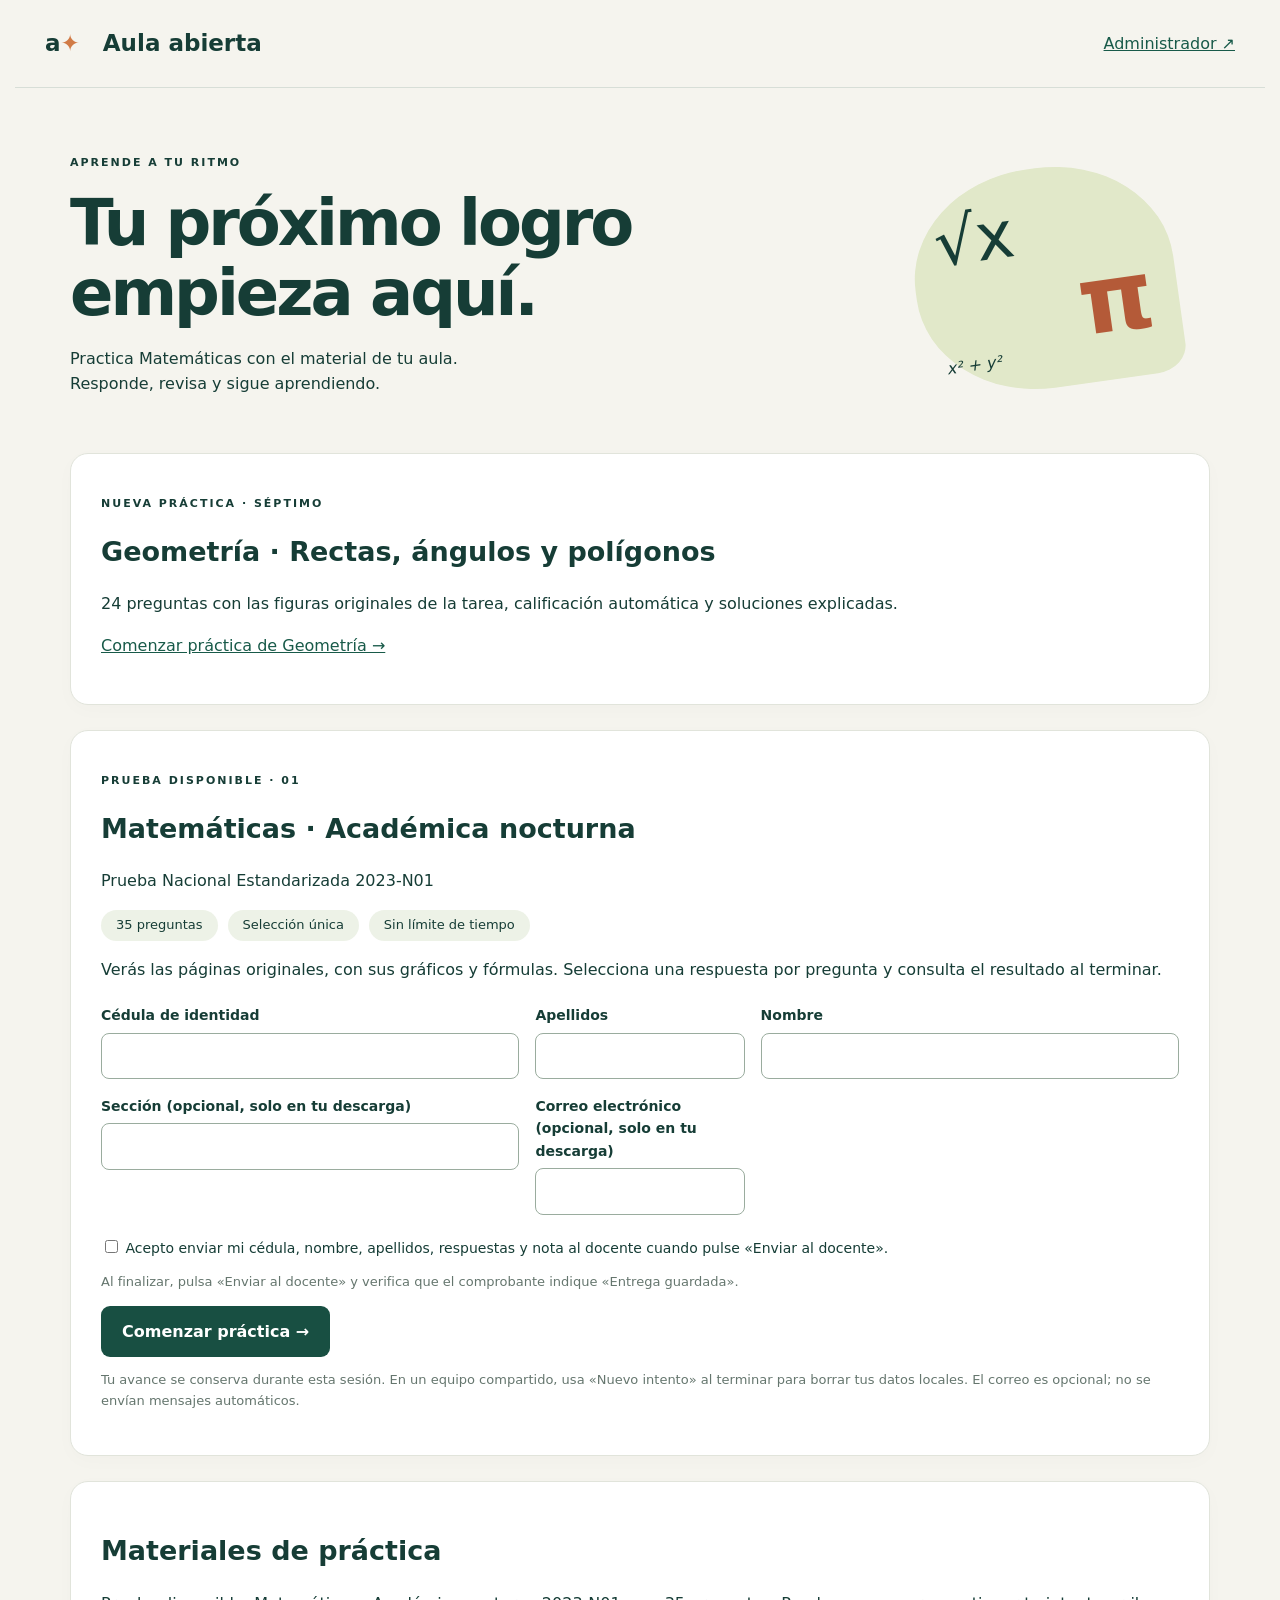
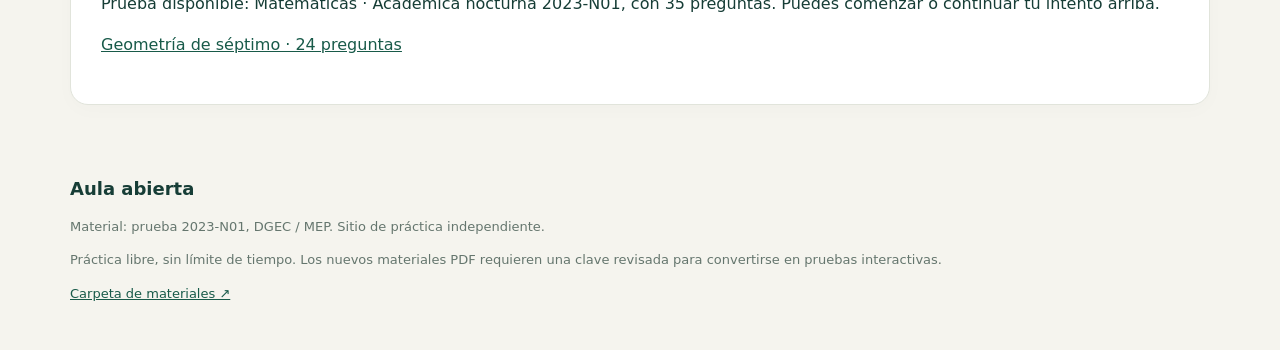
<file: index.html>
<!doctype html><html lang="es"><head><meta charset="utf-8"><meta name="viewport" content="width=device-width,initial-scale=1"><title>Aula abierta · Matemáticas</title><link rel="stylesheet" href="style.css?v=4"></head><body><header><a class="brand" href="./">a<span>✦</span> Aula abierta</a><a href="https://docs.google.com/spreadsheets/d/1QzHzwCneJ1lvs6Nx8h6u_sttCNi8G5m4pQk2UUp6ONw/edit" target="_blank" rel="noopener noreferrer">Administrador ↗</a></header><main><section class="hero"><div><p class="eyebrow">APRENDE A TU RITMO</p><h1>Tu próximo logro<br>empieza aquí.</h1><p>Practica Matemáticas con el material de tu aula.<br>Responde, revisa y sigue aprendiendo.</p></div><div class="hero-art" aria-hidden="true"><span>√x</span><b>π</b><i>x² + y²</i></div></section><section class="card"><p class="eyebrow">NUEVA PRÁCTICA · SÉPTIMO</p><h2>Geometría · Rectas, ángulos y polígonos</h2><p>24 preguntas con las figuras originales de la tarea, calificación automática y soluciones explicadas.</p><p><a href="geometria-7/">Comenzar práctica de Geometría →</a></p></section><section id="intro" class="card"><p class="eyebrow">PRUEBA DISPONIBLE · 01</p><h2>Matemáticas · Académica nocturna</h2><p>Prueba Nacional Estandarizada 2023-N01</p><div class="tags"><span>35 preguntas</span><span>Selección única</span><span>Sin límite de tiempo</span></div><p>Verás las páginas originales, con sus gráficos y fórmulas. Selecciona una respuesta por pregunta y consulta el resultado al terminar.</p><form id="student-form"><div class="student-fields"><label>Cédula de identidad<input id="student-id" name="id" autocomplete="off" maxlength="30" minlength="3" required></label><label>Apellidos<input id="student-surname" name="surname" autocomplete="family-name" maxlength="120" required></label><label>Nombre<input id="student-name" name="name" autocomplete="given-name" maxlength="120" required></label><label>Sección (opcional, solo en tu descarga)<input id="student-section" name="section" maxlength="40"></label><label>Correo electrónico (opcional, solo en tu descarga)<input id="student-email" name="email" type="email" autocomplete="email" maxlength="160"></label></div><label id="consent-label"><input id="consent" type="checkbox"> Acepto enviar mi cédula, nombre, apellidos, respuestas y nota al docente cuando pulse «Enviar al docente».</label></form><p id="connection-status" class="muted" role="status">Al finalizar, pulsa «Enviar al docente» y verifica que el comprobante indique «Entrega guardada».</p><button id="start">Comenzar práctica →</button><p class="muted">Tu avance se conserva durante esta sesión. En un equipo compartido, usa «Nuevo intento» al terminar para borrar tus datos locales. El correo es opcional; no se envían mensajes automáticos.</p></section><section id="exam" hidden><div class="exam-top"><div><p class="eyebrow">MATEMÁTICAS / 2023-N01</p><h2 id="position"></h2></div><span id="progress" role="status"></span></div><progress id="bar" max="35" value="0"></progress><div class="layout"><div class="paper"><p>Consulta la pregunta indicada en esta página original.</p><p id="page-error" role="alert" hidden>No se pudo cargar la página. Comprueba tu conexión o abre la imagen en tamaño completo.</p><img id="page" alt="Página original del examen"><a id="enlarge" target="_blank" rel="noopener">Abrir página en tamaño completo ↗</a></div><aside class="card"><h3 id="question"></h3><fieldset id="options"><legend>Selecciona una respuesta</legend></fieldset><p id="feedback" aria-live="polite"></p><div class="nav"><button id="prev" class="secondary">← Anterior</button><button id="next">Siguiente →</button></div><h3>Hoja de respuestas</h3><div id="grid"></div><p class="muted">Verde: respondida · Borde oscuro: pregunta actual</p><button id="finish">Finalizar y revisar</button><div id="confirm" hidden><p id="confirm-text"></p><button id="confirm-finish">Sí, finalizar</button> <button id="cancel" class="secondary">Continuar</button></div></aside></div></section><section id="results" class="card" hidden><p class="eyebrow">PRÁCTICA COMPLETADA</p><h2 id="score"></h2><p id="summary"></p><p>La clave fue resuelta para esta práctica a partir del documento; no es una clave oficial del MEP.</p><p id="submission" role="status"></p><button id="send-result" hidden>Enviar al docente</button> <button id="review">Revisar respuestas</button> <button id="download" class="secondary">Descargar resultado</button> <button id="reset" class="secondary">Nuevo intento</button></section><section id="materials" class="card"><h2>Materiales de práctica</h2><p id="materials-status">Prueba disponible: Matemáticas · Académica nocturna 2023-N01, con 35 preguntas. Puedes comenzar o continuar tu intento arriba.</p><p><a href="geometria-7/">Geometría de séptimo · 24 preguntas</a></p><ul id="materials-list"></ul></section><footer><strong>Aula abierta</strong><p>Material: prueba 2023-N01, DGEC / MEP. Sitio de práctica independiente.</p><p>Práctica libre, sin límite de tiempo. Los nuevos materiales PDF requieren una clave revisada para convertirse en pruebas interactivas.</p><a href="https://drive.google.com/drive/folders/1rQohvZ-n-ZqSDYFWYkgJa3CMYLFz-aXT" target="_blank" rel="noopener">Carpeta de materiales ↗</a></footer></main><dialog id="reset-dialog"><h2>¿Comenzar otro intento?</h2><p>Se borrarán las respuestas y tus datos de este navegador. Descarga el resultado antes de continuar. Un envío ya recibido por el docente se conserva en su registro.</p><button id="cancel-reset" class="secondary">Cancelar</button> <button id="confirm-reset">Borrar y comenzar</button></dialog><script src="config.js?v=4"></script><script src="app.js?v=4"></script><script src="enhancements.js?v=4"></script></body></html>
</file>
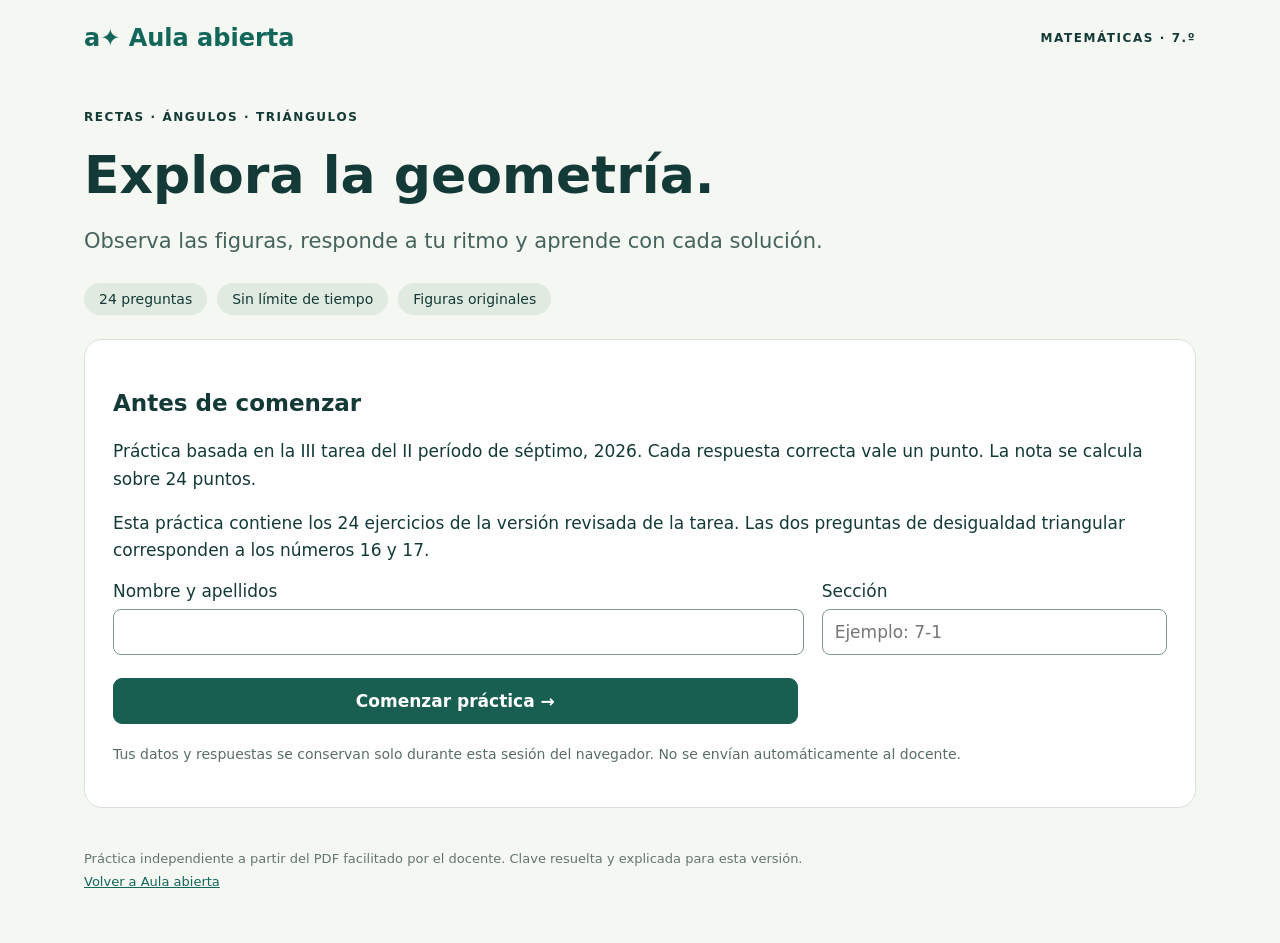
<file: geometria-7/index.html>
<!doctype html><html lang="es"><head><meta charset="utf-8"><meta name="viewport" content="width=device-width,initial-scale=1"><title>Geometría de séptimo · Aula abierta</title><link rel="stylesheet" href="style.css"></head><body><header><a href="../">a✦ Aula abierta</a><span>MATEMÁTICAS · 7.º</span></header><main><section id="intro"><p class="eyebrow">RECTAS · ÁNGULOS · TRIÁNGULOS</p><h1>Explora la geometría.</h1><p class="lead">Observa las figuras, responde a tu ritmo y aprende con cada solución.</p><div class="tags"><span>24 preguntas</span><span>Sin límite de tiempo</span><span>Figuras originales</span></div><div class="card"><h2>Antes de comenzar</h2><p>Práctica basada en la III tarea del II período de séptimo, 2026. Cada respuesta correcta vale un punto. La nota se calcula sobre 24 puntos.</p><p>Esta práctica contiene los 24 ejercicios de la versión revisada de la tarea. Las dos preguntas de desigualdad triangular corresponden a los números 16 y 17.</p><form id="identity"><label>Nombre y apellidos<input name="student" id="student" autocomplete="name" maxlength="120" required></label><label>Sección<input name="section" id="section" maxlength="30" required placeholder="Ejemplo: 7-1"></label><button type="submit">Comenzar práctica →</button></form><p class="muted">Tus datos y respuestas se conservan solo durante esta sesión del navegador. No se envían automáticamente al docente.</p></div></section><section id="exam" hidden><div class="top"><div><p class="eyebrow">PRÁCTICA DE GEOMETRÍA</p><h1 id="position" tabindex="-1"></h1></div><p id="progress" role="status"></p></div><progress id="bar" max="24"></progress><div class="columns"><article class="card"><h2 id="prompt"></h2><img id="figure" alt="Figura geométrica original de la pregunta"><fieldset id="options"><legend>Selecciona una respuesta</legend></fieldset><div class="nav"><button id="previous" class="secondary">← Anterior</button><button id="next">Siguiente →</button></div></article><aside class="card"><h2>Tu recorrido</h2><div id="grid" aria-label="Preguntas"></div><p class="muted">✓ Respondida · Borde oscuro: pregunta actual</p><button id="finish">Finalizar y calificar</button><p>Podrás revisar las soluciones al terminar.</p></aside></div></section><section id="results" hidden><p class="eyebrow">PRÁCTICA COMPLETADA</p><h1 id="score"></h1><p id="summary" class="lead"></p><div class="card"><h2>Guarda tu resultado</h2><p>Descarga el archivo CSV para conservar tus respuestas y tu nota. Puedes abrirlo en Excel.</p><button id="download">Descargar resultado</button><button id="print" class="secondary">Imprimir / guardar PDF</button></div><h2>Revisa y aprende</h2><div id="review"></div><button id="reset" class="secondary">Borrar datos y comenzar de nuevo</button></section><p id="notice" role="status"></p><footer>Práctica independiente a partir del PDF facilitado por el docente. Clave resuelta y explicada para esta versión.<br><a href="../">Volver a Aula abierta</a></footer></main><dialog id="confirm"><h2>¿Finalizar la práctica?</h2><p id="confirmation"></p><button id="accept">Sí, calificar</button><button id="cancel" class="secondary">Seguir respondiendo</button></dialog><dialog id="reset-dialog"><h2>¿Borrar este intento?</h2><p>Descarga tu resultado antes de continuar. Se borrarán tus datos y respuestas de esta sesión.</p><button id="accept-reset">Borrar y comenzar</button><button id="cancel-reset" class="secondary">Cancelar</button></dialog><script src="data.js?v=2"></script><script src="app.js?v=2"></script></body></html>
</file>
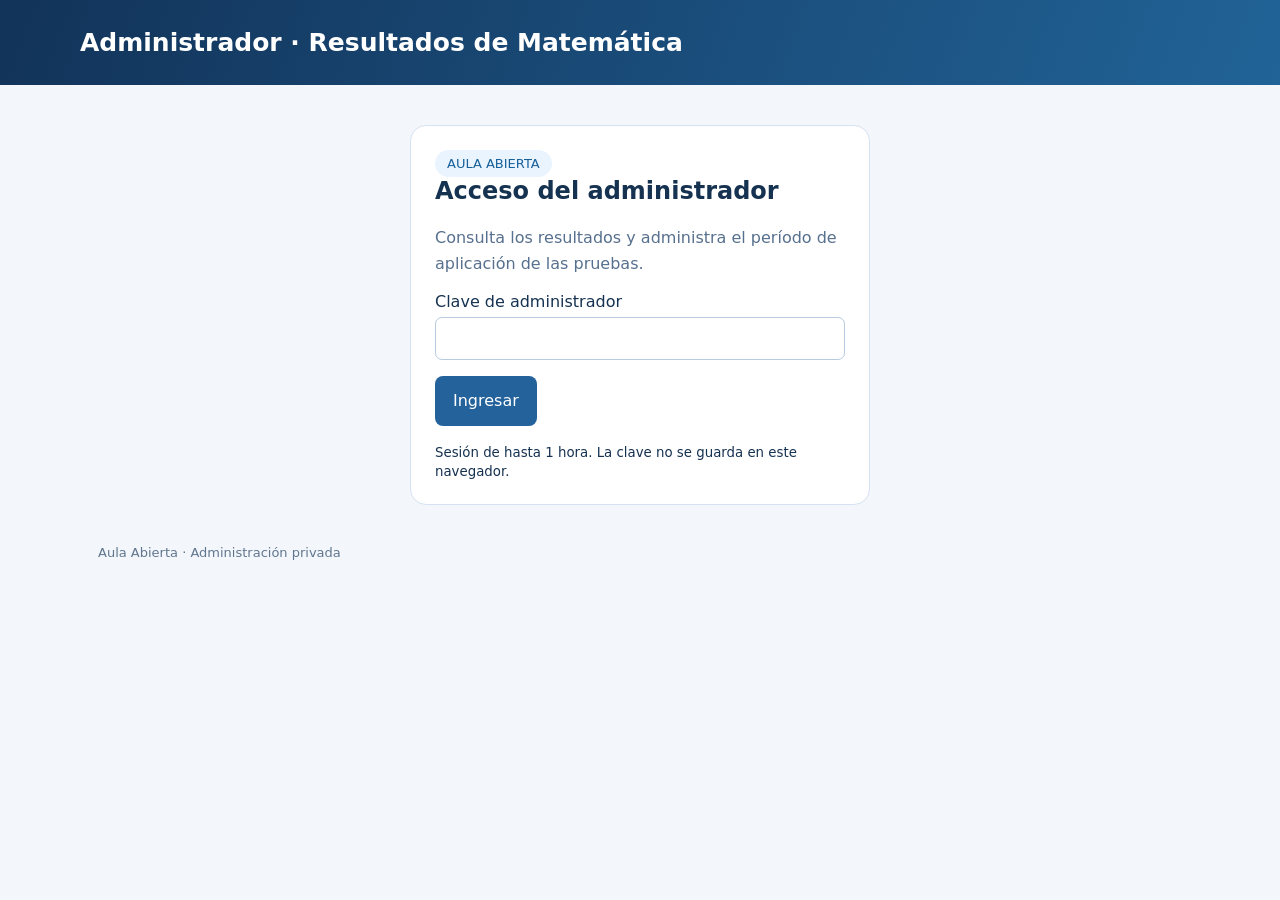
<file: admin-apps-script/Admin.html>
<!doctype html><html lang="es"><head><meta charset="utf-8"><style>
*{box-sizing:border-box}body{margin:0;font:16px system-ui;color:#163251;background:#f3f6fb}header{background:linear-gradient(110deg,#123359,#216397);color:white;padding:28px max(20px,calc((100% - 1120px)/2));}h1{font-size:25px;margin:0}main{max-width:1120px;margin:26px auto;padding:0 18px}section,.card{background:white;border:1px solid #d6e2f1;border-radius:16px;padding:24px;margin-bottom:20px}h2{margin-top:0}p{line-height:1.6;color:#57708e}button{border:0;border-radius:8px;background:#24629c;color:white;padding:12px 18px;cursor:pointer;font:inherit}button:hover{background:#143e6a}button:disabled{opacity:.6;cursor:wait}input,select{font:inherit;border:1px solid #b8cbe0;border-radius:7px;padding:11px;max-width:100%;background:white;color:#163251}label{display:block;margin:14px 0 6px}.grid{display:grid;grid-template-columns:repeat(auto-fit,minmax(260px,1fr));gap:18px}.badge{display:inline-block;border-radius:25px;background:#eaf4ff;color:#17609a;padding:6px 12px;font-size:13px}.on{background:#e6f5ed;color:#216844}.muted{background:#edf0f5;color:#576679}.actions{display:flex;gap:12px;flex-wrap:wrap;align-items:center}.secondary{background:#e9f1fa;color:#174e81}.stat{font-size:30px;font-weight:700;display:block}.metric{background:#f4f7fc;padding:18px;border-radius:10px}#message{white-space:pre-wrap}#loginPanel{max-width:460px;margin:40px auto}#loginPanel input{width:100%}[hidden]{display:none!important}.tablewrap{overflow:auto}table{width:100%;border-collapse:collapse;font-size:14px}td,th{text-align:left;padding:12px;border-bottom:1px solid #e2e9f1;white-space:nowrap}th{background:#f1f6fc}meter{width:100%;height:24px}footer{font-size:13px;color:#61768e;margin:20px 0}
</style></head><body><header><h1>Administrador · Resultados de Matemática</h1></header><main><p id="message" role="status" aria-live="polite"></p><section id="loginPanel"><span class="badge">AULA ABIERTA</span><h2>Acceso del administrador</h2><p>Consulta los resultados y administra el período de aplicación de las pruebas.</p><form id="loginForm"><label for="password">Clave de administrador</label><input id="password" type="password" autocomplete="current-password" required maxlength="256"><p><button>Ingresar</button></p></form><small>Sesión de hasta 1 hora. La clave no se guarda en este navegador.</small></section>
<div id="app" hidden><section><div class="actions"><h2 style="flex:1;margin:0">Resultados de las pruebas</h2><button class="secondary" id="refresh">Actualizar</button><button class="secondary" id="exit">Cerrar sesión</button></div><p>Selecciona una prueba para ver resultados o habilitar su aplicación.</p><label for="level">Nivel</label><select id="level"><option value="">Todos los niveles</option><option>Séptimo</option><option>Educación Abierta</option></select></section><div id="cards" class="grid"></div>
<section id="settings" hidden><h2 id="settingsTitle"></h2><form id="settingsForm"><label for="mode">Disponibilidad</label><select id="mode"><option value="disabled">Deshabilitada</option><option value="enabled">Habilitada</option><option value="scheduled">Programada</option></select><div id="dates" hidden><p>Fechas en la zona horaria de este dispositivo: <strong id="timezone"></strong>.</p><label for="start">Apertura</label><input type="datetime-local" id="start"><label for="end">Cierre</label><input type="datetime-local" id="end"></div><p><button>Guardar disponibilidad</button></p></form><p>Los cambios se aplican al servicio nuevo. Las páginas antiguas deben estar conectadas a este servicio para respetarlos.</p></section>
<section id="report" hidden><h2 id="reportTitle"></h2><p>Estadísticas por entrega; una persona puede registrar más de un intento.</p><div class="grid" id="metrics"></div><h3>Distribución de notas</h3><div id="histogram"></div><div class="actions"><label for="search">Buscar estudiante</label><input id="search" type="search" placeholder="Nombre o identificación"><button id="csv">Descargar CSV</button></div><p id="count"></p><div class="tablewrap"><table><thead><tr><th>Fecha</th><th>Identificación</th><th>Estudiante</th><th>Aciertos</th><th>Nota / 100</th><th>Sin responder</th></tr></thead><tbody id="rows"></tbody></table></div></section></div><footer>Aula Abierta · Administración privada</footer></main>
<script>
let token='',exams=[],selected='',reportId='',reportRows=[];const $=id=>document.getElementById(id);const fmt=n=>n===null?'—':Number(n).toLocaleString('es-CR',{maximumFractionDigits:1});
function notice(t){$('message').textContent=t;}
function call(name,...args){return new Promise((resolve,reject)=>google.script.run.withSuccessHandler(resolve).withFailureHandler(reject)[name](...args));}
async function task(fn){document.querySelectorAll('button').forEach(b=>b.disabled=true);notice('Procesando…');try{await fn();notice('');}catch(e){notice(e.message||'No se pudo completar la operación.');if(/Sesión vencida/.test(e.message))clear();}finally{document.querySelectorAll('button').forEach(b=>b.disabled=false);}}
function clear(){token='';reportRows=[];$('rows').replaceChildren();$('report').hidden=true;$('settings').hidden=true;$('app').hidden=true;$('loginPanel').hidden=false;}
$('loginForm').onsubmit=e=>{e.preventDefault();task(async()=>{const password=$('password').value;$('password').value='';token=await call('login',password);exams=await call('dashboard',token);$('loginPanel').hidden=true;$('app').hidden=false;render();});};
$('exit').onclick=()=>task(async()=>{try{await call('logout',token);}finally{clear();}});
$('refresh').onclick=()=>task(async()=>{exams=await call('dashboard',token);render();if(!$('report').hidden)await showResults(reportId);});$('level').onchange=render;
function node(tag,text,cls){let n=document.createElement(tag);n.textContent=text;if(cls)n.className=cls;return n;}
function render(){$('cards').replaceChildren();exams.filter(x=>!$('level').value||x.level===$('level').value).forEach(x=>{let c=node('article','','card');c.append(node('span','MATEMÁTICA','badge'),node('h3',x.title),node('p',x.level),node('p',x.enabled?'Habilitada':x.mode==='scheduled'?'Programada · cerrada ahora':'Deshabilitada','badge '+(x.enabled?'on':'muted')));let a=node('div','','actions'),r=node('button','Ver resultados →'),s=node('button','Habilitar o programar','secondary');r.onclick=()=>task(()=>showResults(x.id));s.onclick=()=>{selected=x.id;$('settingsTitle').textContent=x.title;$('mode').value=x.mode;$('start').value=local(x.start);$('end').value=local(x.end);$('mode').onchange();$('settings').hidden=false;$('settings').scrollIntoView({behavior:'smooth'});};a.append(r,s);c.append(a);$('cards').append(c);});}
function local(s){if(!s)return '';let d=new Date(s);return new Date(d.getTime()-d.getTimezoneOffset()*60000).toISOString().slice(0,16);}
$('timezone').textContent=Intl.DateTimeFormat().resolvedOptions().timeZone;$('mode').onchange=()=>{let scheduled=$('mode').value==='scheduled';$('dates').hidden=!scheduled;$('start').required=scheduled;$('end').required=scheduled;};
$('settingsForm').onsubmit=e=>{e.preventDefault();task(async()=>{const scheduled=$('mode').value==='scheduled';exams=await call('saveExam',token,selected,{mode:$('mode').value,start:scheduled?new Date($('start').value).toISOString():'',end:scheduled?new Date($('end').value).toISOString():''});render();$('settings').hidden=true;});};
async function showResults(id){reportId=id;const r=await call('results',token,id);reportRows=r.rows;$('reportTitle').textContent=exams.find(x=>x.id===id).title;$('metrics').replaceChildren();[['Entregas',r.stats.attempts],['Promedio',r.stats.average],['Nota mínima',r.stats.min],['Nota máxima',r.stats.max]].forEach(([label,value])=>{let d=node('div',label,'metric');d.append(node('strong',fmt(value),'stat'));$('metrics').append(d);});$('histogram').replaceChildren();r.stats.hist.forEach((n,i)=>{let d=node('div',`${i*20}–${i===4?100:i*20+19}: ${n} entregas`),m=document.createElement('meter');m.max=Math.max(1,r.stats.attempts);m.value=n;m.setAttribute('aria-label',d.textContent);d.append(m);$('histogram').append(d);});$('search').value='';rows();$('report').hidden=false;$('report').scrollIntoView({behavior:'smooth'});}
function filtered(){let q=$('search').value.toLocaleLowerCase();return reportRows.filter(r=>(r.name+' '+r.id).toLocaleLowerCase().includes(q));}
function rows(){$('rows').replaceChildren();filtered().forEach(r=>{let tr=document.createElement('tr');[new Date(r.date).toLocaleString('es-CR'),r.id,r.name,r.correct+'/'+r.total,fmt(r.score),r.blank].forEach(v=>tr.append(node('td',v)));$('rows').append(tr);});$('count').textContent=filtered().length+' entregas encontradas';}
$('search').oninput=rows;$('csv').onclick=()=>{const safe=v=>'"'+String(v??'').replace(/^[=+@\-]/,"'$&").replace(/"/g,'""')+'"';const data=[['Fecha','Identificación','Estudiante','Aciertos','Total','Nota','Sin responder'],...filtered().map(r=>[r.date,r.id,r.name,r.correct,r.total,r.score,r.blank])].map(r=>r.map(safe).join(',')).join('\r\n');const url=URL.createObjectURL(new Blob(['\ufeff'+data],{type:'text/csv;charset=utf-8'}));let a=document.createElement('a');a.href=url;a.download='resultados-'+reportId+'.csv';a.click();setTimeout(()=>URL.revokeObjectURL(url),1000);};
</script></body></html>
</file>
<file: style.css>
*{box-sizing:border-box}body{margin:0;background:#f5f4ee;color:#163d36;font:16px/1.6 system-ui,sans-serif}header{max-width:1250px;margin:auto;padding:25px 30px;display:flex;justify-content:space-between;align-items:center;border-bottom:1px solid #d7ded7}header>span,.eyebrow{font-size:11px;letter-spacing:2px;font-weight:750}.brand{font-size:23px;font-weight:800;text-decoration:none;color:inherit}.brand span{color:#d17b46;margin-right:15px}main{max-width:1190px;margin:auto;padding:0 25px}.hero{display:flex;align-items:center;justify-content:space-between;padding:55px 0 40px}h1{font-size:clamp(36px,5vw,64px);line-height:1.08;letter-spacing:-3px;margin:18px 0}h2{font-size:27px;line-height:1.25}.hero-art{width:260px;height:220px;position:relative;background:#e1e8c9;border-radius:48% 48% 12% 48%;transform:rotate(-8deg);margin-right:35px}.hero-art span{font-size:65px;position:absolute;left:25px;top:10px}.hero-art b{font-size:95px;position:absolute;right:25px;bottom:5px;color:#b45a38}.hero-art i{position:absolute;bottom:20px;left:20px}.card{background:#fff;border:1px solid #e1e4db;border-radius:18px;padding:30px;margin-bottom:25px;box-shadow:0 5px 20px #163d3605}.tags{display:flex;gap:10px;flex-wrap:wrap}.tags span{background:#edf2e7;border-radius:30px;padding:5px 15px;font-size:13px}button{font:inherit;font-weight:650;background:#184f42;color:white;padding:12px 20px;border:1px solid transparent;border-radius:9px;cursor:pointer}button:hover{filter:brightness(.9)}button:disabled{opacity:.4;cursor:default}.secondary{background:#f0f3eb;color:#163d36}a{color:#185a49}button:focus-visible,a:focus-visible,input:focus-visible{outline:3px solid #c87b42;outline-offset:3px}.muted,footer{font-size:13px;color:#65766e}.exam-top{display:flex;align-items:center;justify-content:space-between;margin-top:30px}progress{width:100%;height:8px;accent-color:#326a55;margin-bottom:25px}.layout{display:grid;grid-template-columns:minmax(0,1fr) 340px;gap:25px;align-items:start}.paper{background:white;border-radius:15px;padding:15px;text-align:center}.paper p{font-size:13px}.paper img{width:100%;height:auto}.paper a{display:block}aside{position:sticky;top:20px}fieldset{padding:0;border:0}legend{font-size:14px;margin-bottom:15px}.option{display:block;padding:12px;border:1px solid #cbd6cb;margin-bottom:9px;border-radius:8px;cursor:pointer}.option:has(input:checked){background:#e7efdb;border-color:#326a55}.option input{margin-right:12px;accent-color:#184f42}.nav{display:flex;gap:8px;margin:20px 0}.nav button{padding:9px;font-size:13px;flex:1}#grid{display:grid;grid-template-columns:repeat(7,1fr);gap:5px;margin-bottom:12px}#grid button{padding:5px 0;background:#f0f2eb;color:#163d36;font-size:12px}#grid button.answered{background:#dceacb}#grid button.current{outline:2px solid #163d36}#finish{width:100%}#feedback{font-size:14px}#results{margin-top:25px}footer{padding:45px 0}footer strong{font-size:18px;color:#163d36}[hidden]{display:none!important}@media(max-width:800px){.hero-art{display:none}.hero{padding:30px 0}header>span{display:none}.layout{grid-template-columns:1fr}aside{position:static}.card{padding:20px}h1{letter-spacing:-1.5px}.exam-top{align-items:start;gap:10px}#results button{margin-bottom:8px}}

.student-fields{display:grid;grid-template-columns:2fr 1fr 2fr;gap:16px;margin:22px 0}.student-fields label{font-weight:600;font-size:14px}.student-fields input{display:block;width:100%;padding:11px;border:1px solid #9aac9e;border-radius:8px;font:inherit;margin-top:6px}#consent-label{display:block;font-size:14px;margin:12px 0}#submission{padding:12px;background:#f0f3eb;border-radius:8px}dialog{max-width:520px;border:1px solid #d7ded7;border-radius:16px;padding:25px;color:#163d36}dialog::backdrop{background:#163d3670}#page-error{color:#9b302d}@media(max-width:800px){.student-fields{grid-template-columns:1fr}}
</file>
<file: geometria-7/style.css>
:root{font-family:system-ui,-apple-system,sans-serif;color:#143a37;background:#f5f7f2;font-size:17px}*{box-sizing:border-box}body{margin:0}header{max-width:1160px;margin:auto;padding:24px;display:flex;justify-content:space-between;gap:15px;align-items:center}header a{font-size:24px;font-weight:800;text-decoration:none}header span,.eyebrow{font-size:12px;letter-spacing:.13em;font-weight:750}a{color:#12665a}main{max-width:1160px;margin:auto;padding:20px 24px 50px}h1{font-size:clamp(30px,5vw,52px);line-height:1.1;margin:20px 0}h2{font-size:23px;line-height:1.4}p{line-height:1.6}.lead{font-size:21px;color:#45635d}.tags{display:flex;gap:10px;flex-wrap:wrap;margin:24px 0}.tags span{background:#e0eae0;border-radius:30px;padding:8px 15px;font-size:14px}.card{padding:28px;border:1px solid #d8e1d7;background:white;border-radius:18px;margin:20px 0}form{display:grid;grid-template-columns:2fr 1fr;gap:18px}label{display:block}input{display:block;width:100%;font:inherit;padding:12px;border:1px solid #80978e;border-radius:8px;margin-top:8px}button,.button{display:inline-block;font:inherit;font-weight:650;background:#185e51;color:white;border:1px solid #185e51;border-radius:9px;padding:12px 18px;cursor:pointer;text-decoration:none;margin:5px 6px 5px 0}button:disabled{opacity:.45;cursor:default}.secondary{background:white;color:#185e51}.muted{color:#596e67;font-size:14px}.columns{display:grid;grid-template-columns:minmax(0,1fr) 290px;gap:24px}.top{display:flex;justify-content:space-between;align-items:center;gap:16px}.top h1{font-size:32px}progress{width:100%;height:12px;accent-color:#185e51}#figure,.review-figure{display:block;width:auto;max-width:100%;max-height:310px;margin:25px auto;object-fit:contain;min-height:170px}fieldset{border:0;padding:0;margin-top:20px}legend{font-size:14px;color:#596e67;margin-bottom:10px}.choice{display:flex;align-items:center;gap:14px;border:1px solid #cedbd2;padding:15px;border-radius:10px;margin:10px 0;cursor:pointer}.choice:has(input:checked){background:#e7f2e8;border-color:#185e51}.choice input{width:20px;height:20px;margin:0;accent-color:#185e51}.nav{display:flex;justify-content:space-between;gap:10px;margin-top:20px}#grid{display:grid;grid-template-columns:repeat(4,1fr);gap:5px}#grid button{margin:0;padding:10px 2px;background:#f1f5ef;color:#185e51;border-color:transparent;font-size:14px}#grid .answered{background:#d4e8d7}#grid .current{border:2px solid #163d34}footer{margin-top:40px;color:#64766e;font-size:13px;line-height:1.7}.correct{border-left:5px solid #27804e}.incorrect{border-left:5px solid #a84d28}.review-figure{float:right;margin:5px 0 12px 22px;max-width:42%;min-height:0;height:150px}.review-card{overflow:auto}.review-card h3{margin-top:0}.review-card p{margin:9px 0}dialog{border:1px solid #cedbd2;border-radius:16px;max-width:520px;padding:25px}dialog::backdrop{background:#143a3766}:focus-visible{outline:3px solid #c47522;outline-offset:3px}[hidden]{display:none!important}@media(max-width:740px){.columns,form{grid-template-columns:1fr}header span{display:none}main{padding:12px 16px}.card{padding:20px}#grid{grid-template-columns:repeat(6,1fr)}.review-figure{float:none;max-width:100%;margin:15px auto}.top{display:block}}@media print{header,#intro,#exam,button,.button,dialog,footer,#notice{display:none!important}body{background:white;font-size:11px}main{padding:0}#results>.card{display:none}.card{break-inside:avoid;padding:12px;margin:12px 0}h1{font-size:25px}h2{font-size:17px}.review-figure{height:110px}}
</file>
